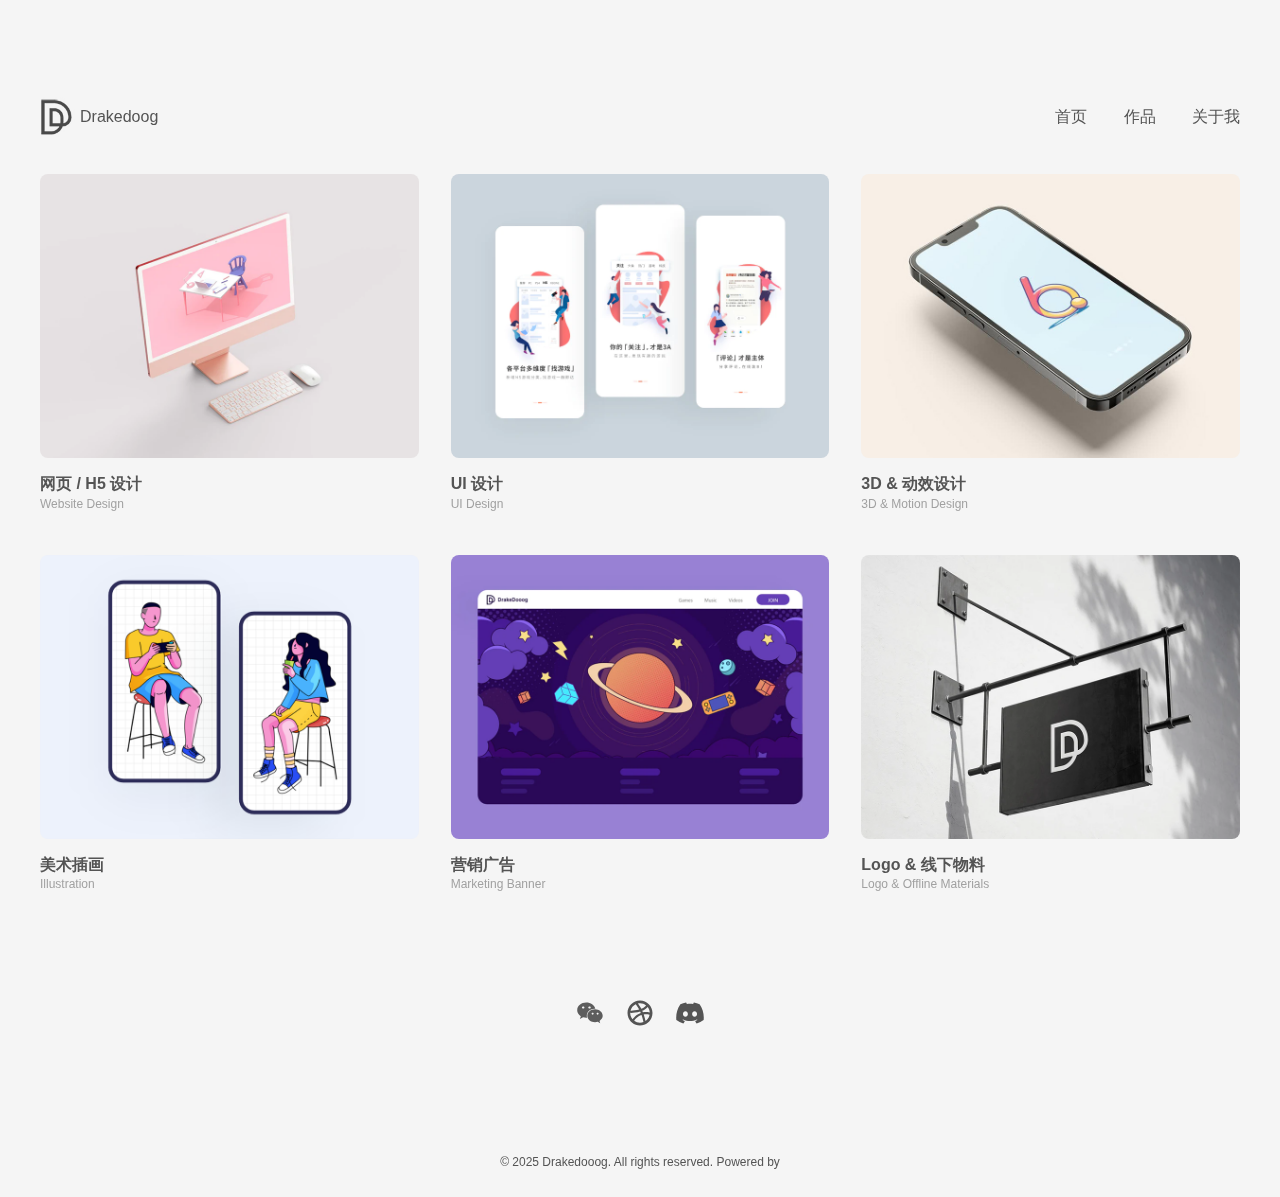
<file: index.html>
<!DOCTYPE html>
<html lang="en">
  <head>
    <meta charset="UTF-8" />
    <meta name="viewport" content="width=device-width, initial-scale=1.0" />
    <title>Drakedooog Disgin</title>
    <link rel="stylesheet" href="./css/style.css" />
    <link rel="icon" href="./img/logo.jpg" type="image/x-icon" />
  </head>
  <body>
    <!-- 页面主容器，限制最大宽度为1200px -->
    <div class="container">
      <!-- header -->
      <div id="header-container"></div>
      <!-- 主内容区域，卡片网格布局 -->
      <div class="grid">
        <!-- 单个内容项，添加超链接包裹整个item -->
        <a href="https://example.com/link1" class="item" target="_blank">
          <img src="./img/1.webp" alt="示例图片1" />
          <h3 class="image-title">网页 / H5 设计</h3>
          <p class="image-desc">Website Design</p>
        </a>
        <a href="https://example.com/link1" class="item" target="_blank">
          <img src="./img/2.webp" alt="示例图片1" />
          <h3 class="image-title">UI 设计</h3>
          <p class="image-desc">UI Design</p>
        </a>
        <a href="https://example.com/link1" class="item" target="_blank">
          <img src="./img/3.jpg" alt="示例图片1" />
          <h3 class="image-title">3D & 动效设计</h3>
          <p class="image-desc">3D & Motion Design</p>
        </a>
        <a href="https://example.com/link1" class="item" target="_blank">
          <img src="./img/4.png" alt="示例图片1" />
          <h3 class="image-title">美术插画</h3>
          <p class="image-desc">Illustration</p>
        </a>
        <a href="https://example.com/link1" class="item" target="_blank">
          <img src="./img/5.webp" alt="示例图片1" />
          <h3 class="image-title">营销广告</h3>
          <p class="image-desc">Marketing Banner</p>
        </a>
        <a href="https://example.com/link1" class="item" target="_blank">
          <img src="./img/6.webp" alt="示例图片1" />
          <h3 class="image-title">Logo & 线下物料</h3>
          <p class="image-desc">Logo & Offline Materials</p>
        </a>
      </div>
    </div>
    <!-- footer -->
    <div id="footer-container"></div>
    <script>
      fetch("footer.html")
        .then((res) => res.text())
        .then((data) => {
          document.getElementById("footer-container").innerHTML = data;
        });
      fetch("header.html")
        .then((res) => res.text())
        .then((data) => {
          document.getElementById("header-container").innerHTML = data;
        });
    </script>
  </body>
</html>
</file>
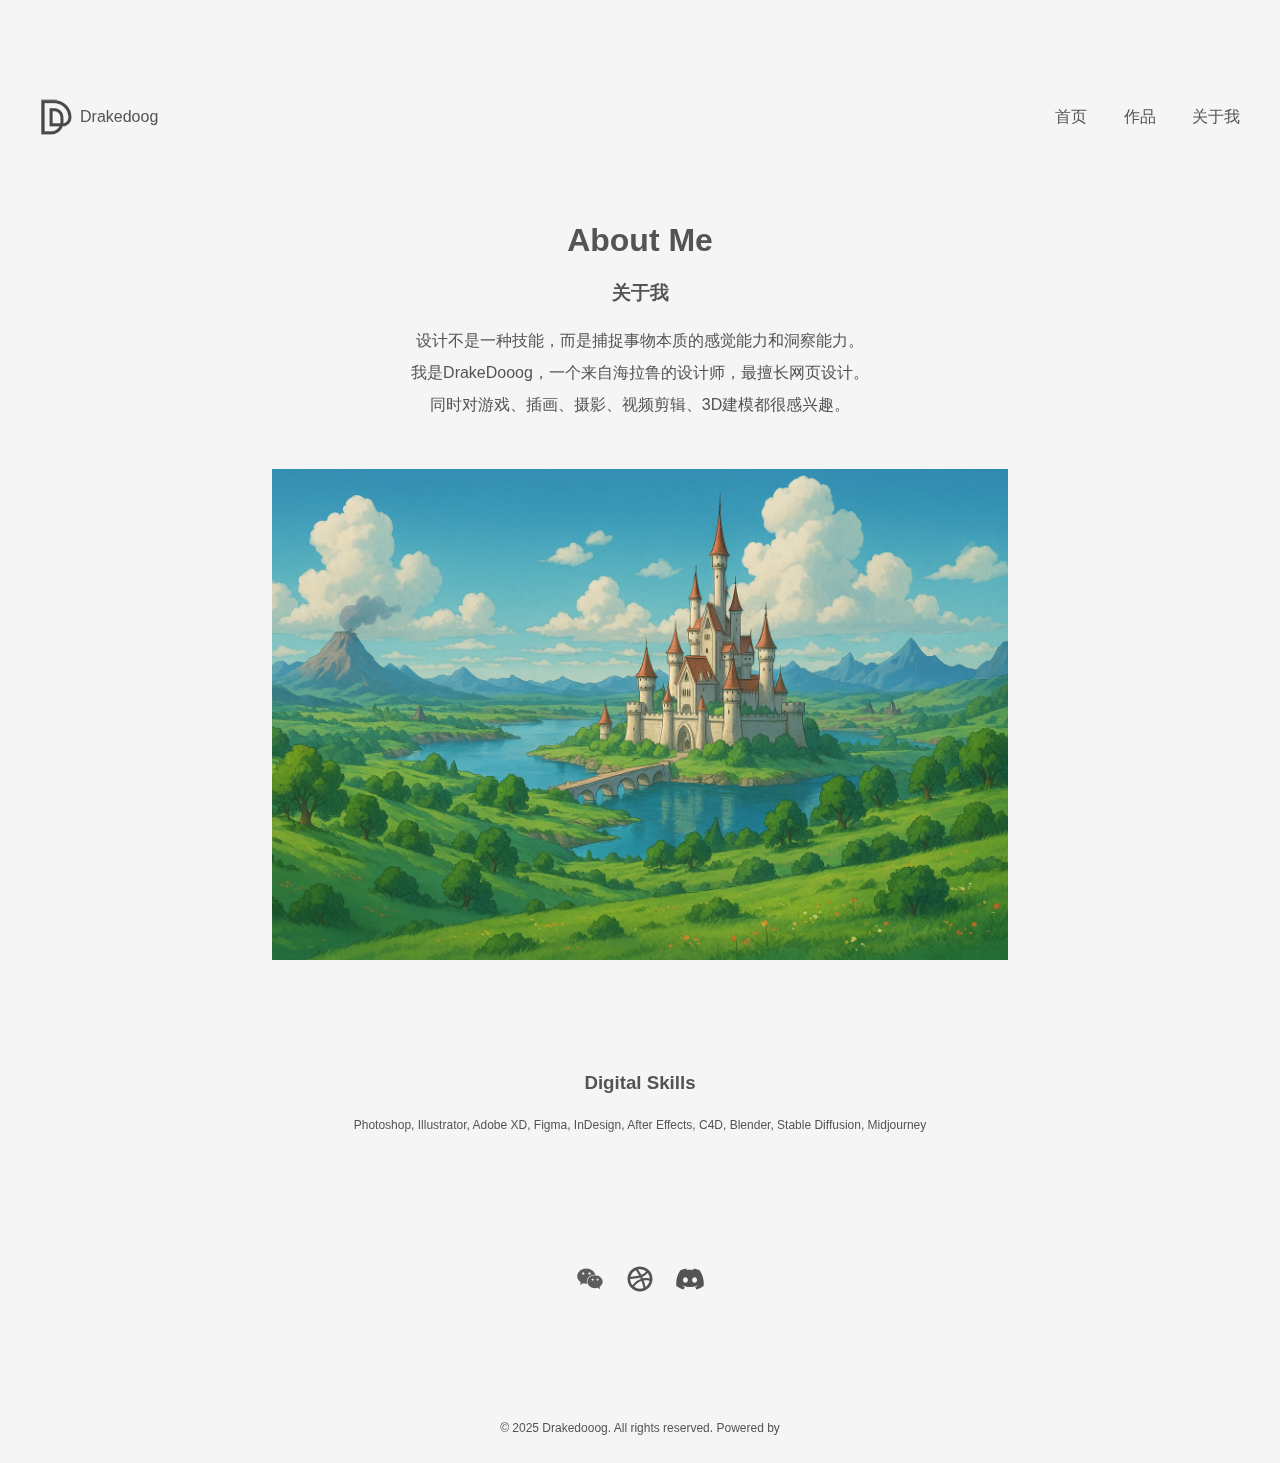
<file: about.html>
<!DOCTYPE html>
<html lang="en">
  <head>
    <meta charset="UTF-8" />
    <meta name="viewport" content="width=device-width, initial-scale=1.0" />
    <title>About Me</title>
    <link rel="stylesheet" href="./css/style.css" />
    <link rel="icon" href="./img/logo.jpg" type="image/x-icon" />
  </head>
  <body>
    <div class="container">
      <!-- header -->
      <div id="header-container"></div>
      <!-- About ME -->
      <div class="title">
        <h1>About Me</h1>
        <h3>关于我</h3>
        <p>
          设计不是一种技能，而是捕捉事物本质的感觉能力和洞察能力。
          <br />
          我是DrakeDooog，一个来自海拉鲁的设计师，最擅长网页设计。
          <br />
          同时对游戏、插画、摄影、视频剪辑、3D建模都很感兴趣。
        </p>
        <img src="./img/Hyrule.png" alt="" />
        <h3 style="margin-top: 5rem">Digital Skills</h3>
        <p class="Skills">
          Photoshop, Illustrator, Adobe XD, Figma, InDesign, After Effects, C4D,
          Blender, Stable Diffusion, Midjourney
        </p>
      </div>
    </div>
    <!-- footer -->
    <div id="footer-container"></div>
    <script>
      fetch("footer.html")
        .then((res) => res.text())
        .then((data) => {
          document.getElementById("footer-container").innerHTML = data;
        });
      fetch("header.html")
        .then((res) => res.text())
        .then((data) => {
          document.getElementById("header-container").innerHTML = data;
        });
    </script>
  </body>
</html>
</file>
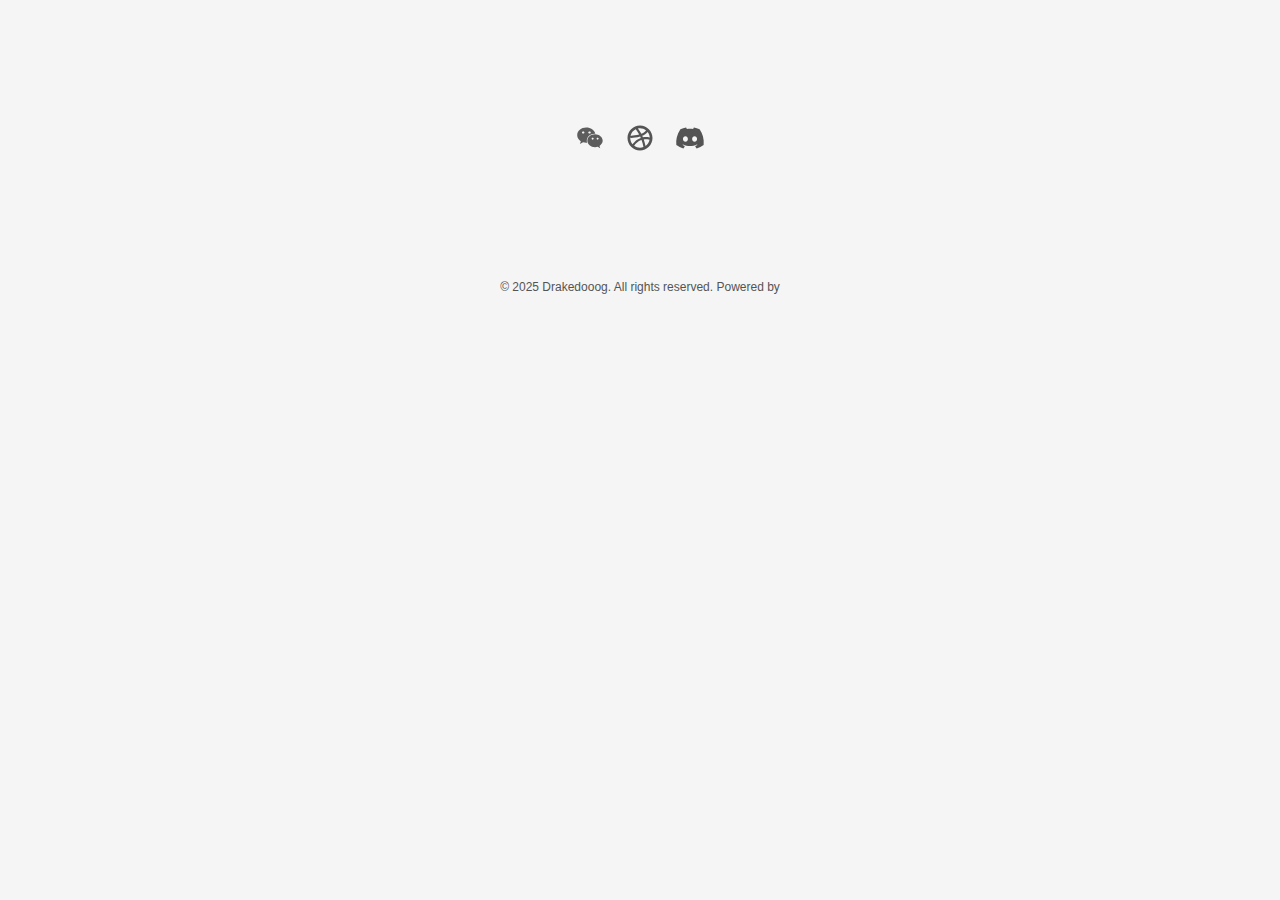
<file: footer.html>
<!DOCTYPE html>
<html lang="en">
  <head>
    <meta charset="UTF-8" />
    <meta name="viewport" content="width=device-width, initial-scale=1.0" />
    <title>Document</title>
    <link rel="stylesheet" href="./css/style.css" />
  </head>
  <body>
    <!-- 联系我 -->
    <div class="contact">
      <div class="qr-wrapper">
        <a href="https://example.com/link1" target="_blank">
          <img src="./img/icon-WeChat.svg" alt="WeChat" />
        </a>
        <!-- 二维码图 -->
        <img class="qr-image" src="./img/WeChat-code.jpg" alt="二维码" />
      </div>
      <a href="https://dribbble.com/drakedooog" target="_blank">
        <img src="./img/icon-dribble.svg" alt="" />
      </a>
      <a href="http://discordapp.com/users/drakedooog" target="_blank">
        <img src="./img/icon-discord.svg" alt="" />
      </a>
    </div>
    <!-- 页脚区域版权 -->
    <footer class="footer">
      <p>&copy; 2025 Drakedooog. All rights reserved. Powered by</p>
    </footer>
  </body>
</html>
</file>
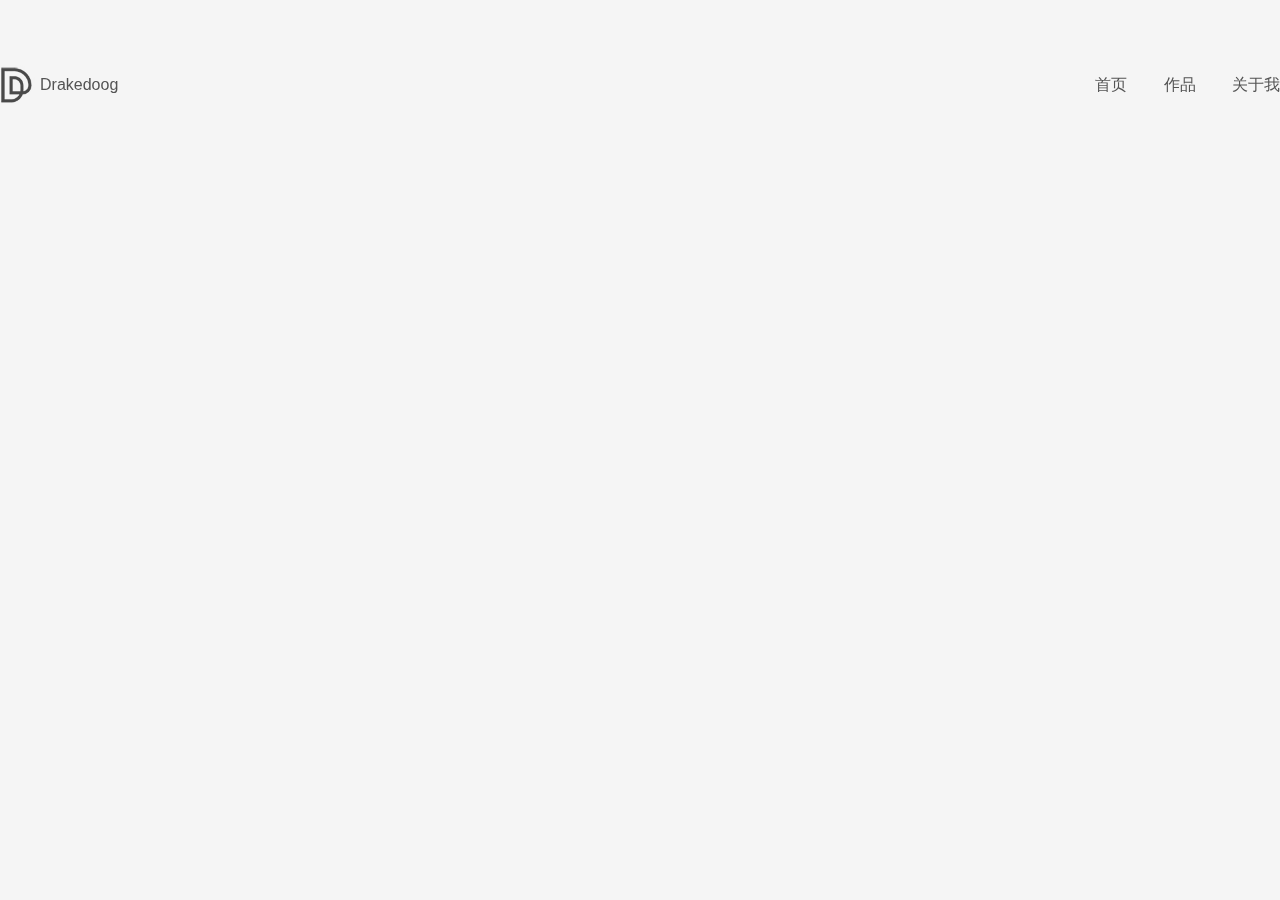
<file: header.html>
<!DOCTYPE html>
<html lang="en">
  <head>
    <meta charset="UTF-8" />
    <meta name="viewport" content="width=device-width, initial-scale=1.0" />
    <title><header></header></title>
    <link rel="stylesheet" href="./css/style.css" />
  </head>
  <body>
    <!-- 页眉区域 -->
    <div class="header">
      <!-- logo 和 标题 -->
      <div class="logo-section">
        <img
          src="./img/logo.jpg"
          style="
            width: 50px;
            opacity: 0.7;
            mix-blend-mode: multiply;
            margin-left: -10px;
          "
          alt="logo"
        />

        <div class="title-text">Drakedoog</div>
      </div>
      <!-- 右侧导航菜单 -->
      <div class="nav">
        <a href="index.html" target="_self">首页</a>
        <a href="works.html" target="_self">作品</a>
        <a href="about.html" target="_self">关于我</a>
      </div>
    </div>
  </body>
</html>
</file>
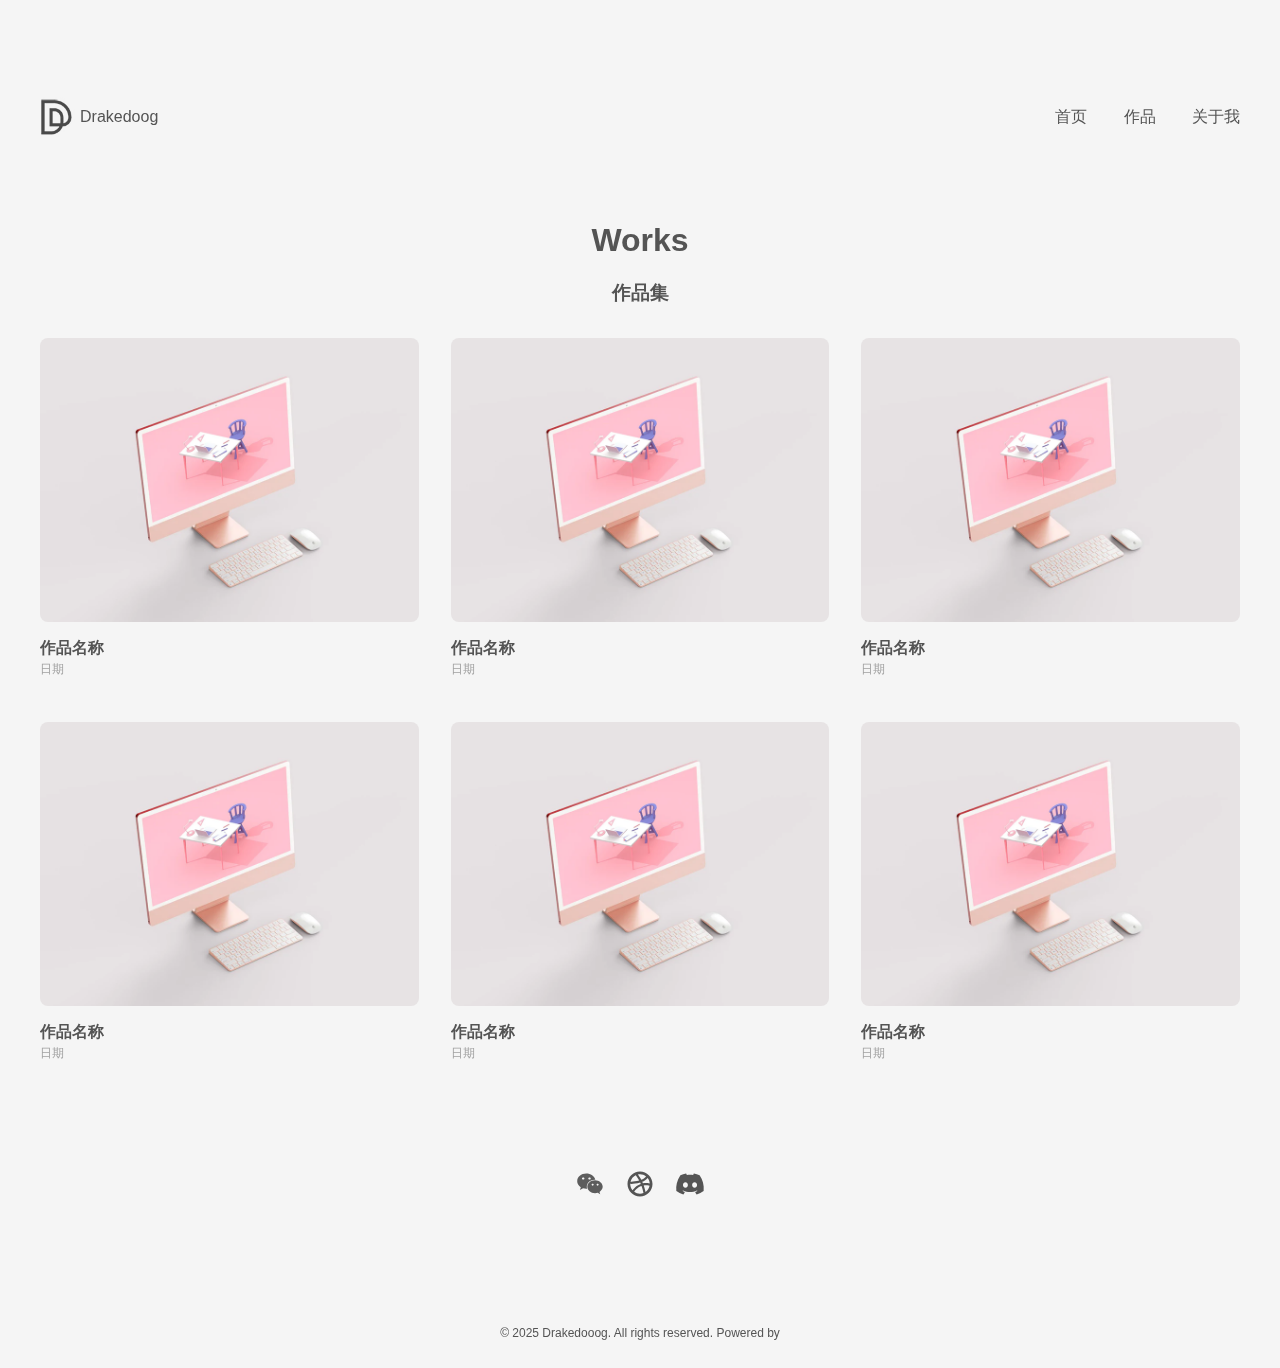
<file: works.html>
<!DOCTYPE html>
<html lang="en">
  <head>
    <meta charset="UTF-8" />
    <meta name="viewport" content="width=device-width, initial-scale=1.0" />
    <title>My Works</title>
    <link rel="stylesheet" href="./css/style.css" />
    <link rel="icon" href="./img/logo.jpg" type="image/x-icon" />
    <script src="./js/script.js"></script>
  </head>
  <body>
    <div class="container">
        <!-- header -->
        <div id="header-container"></div>
        <div class="title">
            <h1>Works</h1>
            <h3>作品集</h3>
        </div>

         <!-- 主内容区域，卡片网格布局 -->
      <div class="grid">
        <!-- 单个内容项，添加超链接包裹整个item -->
        <a href="https://example.com/link1" class="item" target="_blank">
          <img src="./img/1.webp" alt="" />
          <h3 class="image-title">作品名称</h3>
          <p class="image-desc">日期</p>
        </a>
        <a href="https://example.com/link1" class="item" target="_blank">
          <img src="./img/1.webp" alt="" />
          <h3 class="image-title">作品名称</h3>
          <p class="image-desc">日期</p>
        </a>
        <a href="https://example.com/link1" class="item" target="_blank">
          <img src="./img/1.webp" alt="" />
          <h3 class="image-title">作品名称</h3>
          <p class="image-desc">日期</p>
        </a>
        <a href="https://example.com/link1" class="item" target="_blank">
          <img src="./img/1.webp" alt="" />
          <h3 class="image-title">作品名称</h3>
          <p class="image-desc">日期</p>
        </a>
        <a href="https://example.com/link1" class="item" target="_blank">
          <img src="./img/1.webp" alt="" />
          <h3 class="image-title">作品名称</h3>
          <p class="image-desc">日期</p>
        </a>
        <a href="https://example.com/link1" class="item" target="_blank">
          <img src="./img/1.webp" alt="" />
          <h3 class="image-title">作品名称</h3>
          <p class="image-desc">日期</p>
        </a>
      </div>
    </div>
    </div>
       
    <!-- footer -->
    <div id="footer-container"></div>
  </body>
</html>
</file>
<file: css/style.css>
/* 设置全局样式：去除默认边距，设置字体、背景色和文字颜色 */
body {
  margin: 0;
  background: #f5f5f5;
  padding-top: 60px;
  font-family: "PingFang SC", "Microsoft YaHei", "Helvetica Neue", Helvetica,
    Arial, sans-serif, "Apple Color Emoji", "Segoe UI Emoji", "Segoe UI Symbol";
  color: #545454;
}

/* 页面主容器，最大宽度为1200px，居中对齐，四周有内边距 */
.container {
  max-width: 1200px;
  margin: 0 auto;
  padding: 2rem;
}

/* 页眉区域，横向排列，左右两端对齐，允许换行 */
.header {
  /* height: 50px; */
  display: flex;
  justify-content: space-between;
  align-items: center;
  flex-wrap: wrap;
  margin-bottom: 2rem;
}

/* logo部分横向排列，间距为1rem */
.logo-section {
  display: flex;
  align-items: center;
}

/* 导航链接样式：间距、无下划线、颜色为深灰色 */
.nav a {
  margin-left: 2rem;
  text-decoration: none;
  color: #545454;
}

.nav a:hover {
  color: #000;
}

/* 主体内容网格布局，默认三列，间距为2rem */
.grid {
  display: grid;
  grid-template-columns: repeat(3, 1fr);
  gap: 2rem;
}

/* 设置卡片链接基础样式 */
.item {
  display: block; /* 让整个区域可点击 */
  text-decoration: none; /* 去除链接下划线 */
  color: inherit; /* 保持文字颜色一致 */
  overflow: hidden;
  transition: box-shadow 0.3s, transform 0.3s; /* 添加过渡动画 */
  /* background-color: #fff; */
  /* padding: 1rem; */
}

/* 图片区域，占满宽度，高度通过padding实现3:2比例 */
.item img {
  width: 100%;
  height: auto;
  display: block;
  margin-bottom: 0.5rem;
  border-radius: 8px;
  transition: opacity 0.3s ease-in-out;
}

/* 悬停时图片透明度降低 */
.item img:hover {
  opacity: 0.5;
  transition: opacity 0.5s ease-in-out;
}

.image-title {
  font-size: 16px;
  color: #545454;
  margin-bottom: 0.1rem;
}
.image-desc {
  font-size: 12px;
  color: #a1a1a1;
  margin-top: 0.1rem;
}

/* 联系我模块样式 */
.contact {
  margin-top: 3rem;
  display: flex;
  gap: 20px;
  padding: 15px 25px;
  /* background: rgba(255, 255, 255, 0.9);
  border-radius: 40px; */
  /* box-shadow: 0 4px 6px rgba(0, 0, 0, 0.1); */
  justify-content: center;
  margin-left: auto;
  margin-right: auto;
  margin-bottom: 5rem;
}

.contact img {
  width: 30px;
  height: 30px;
  transition: transform 0.3s ease;
}

.contact img:hover {
  transform: scale(1.1);
}

.contact video {
  width: 30px;
  height: 30px;
  transition: transform 0.3s ease;
  animation: play 1s linear infinite;
}

.contact video:hover {
  transform: scale(1.1);
}

.contact .qr-wrapper {
  position: relative;
  display: inline-block;
}

.contact .qr-image {
  position: absolute;
  bottom: 100%;
  left: 50%;
  transform: translateX(-50%);
  margin-bottom: 10px;
  width: 120px;
  height: 120px;
  background-color: #fff;
  box-shadow: 0 0 8px rgba(0, 0, 0, 0.15);
  z-index: 10;

  /* 初始隐藏 + 动画 */
  opacity: 0;
  visibility: hidden;
  transition: opacity 0.3s ease, visibility 0.3s ease;
}

.qr-wrapper:hover .qr-image {
  opacity: 1;
  visibility: visible;
}

/* 页脚样式 */
.footer {
  text-align: center;
  padding: 1rem 0;
  font-size: 12px;
}

/* title 居中文本*/
.title {
  text-align: center;
  margin-top: 5rem;
  margin-bottom: 2rem;
}

.title p {
  line-height: 2;
}

.title img {
  width: 100%;
  padding: 2rem;
  box-sizing: border-box;
  max-width: 800px;
  display: block;
  margin: 0 auto;
}

.Skills {
  font-size: 12px;
}

/* My Works 居中文本*/
.works {
  text-align: center;
  margin-top: 2rem;
  margin-bottom: 2rem;
}

/* 屏幕宽度小于900px时，布局变为两列 */
@media (max-width: 900px) {
  .grid {
    grid-template-columns: repeat(2, 1fr);
  }
}

/* 屏幕宽度小于600px时，布局变为一列 */
@media (max-width: 600px) {
  .grid {
    grid-template-columns: 1fr;
  }
}
</file>
